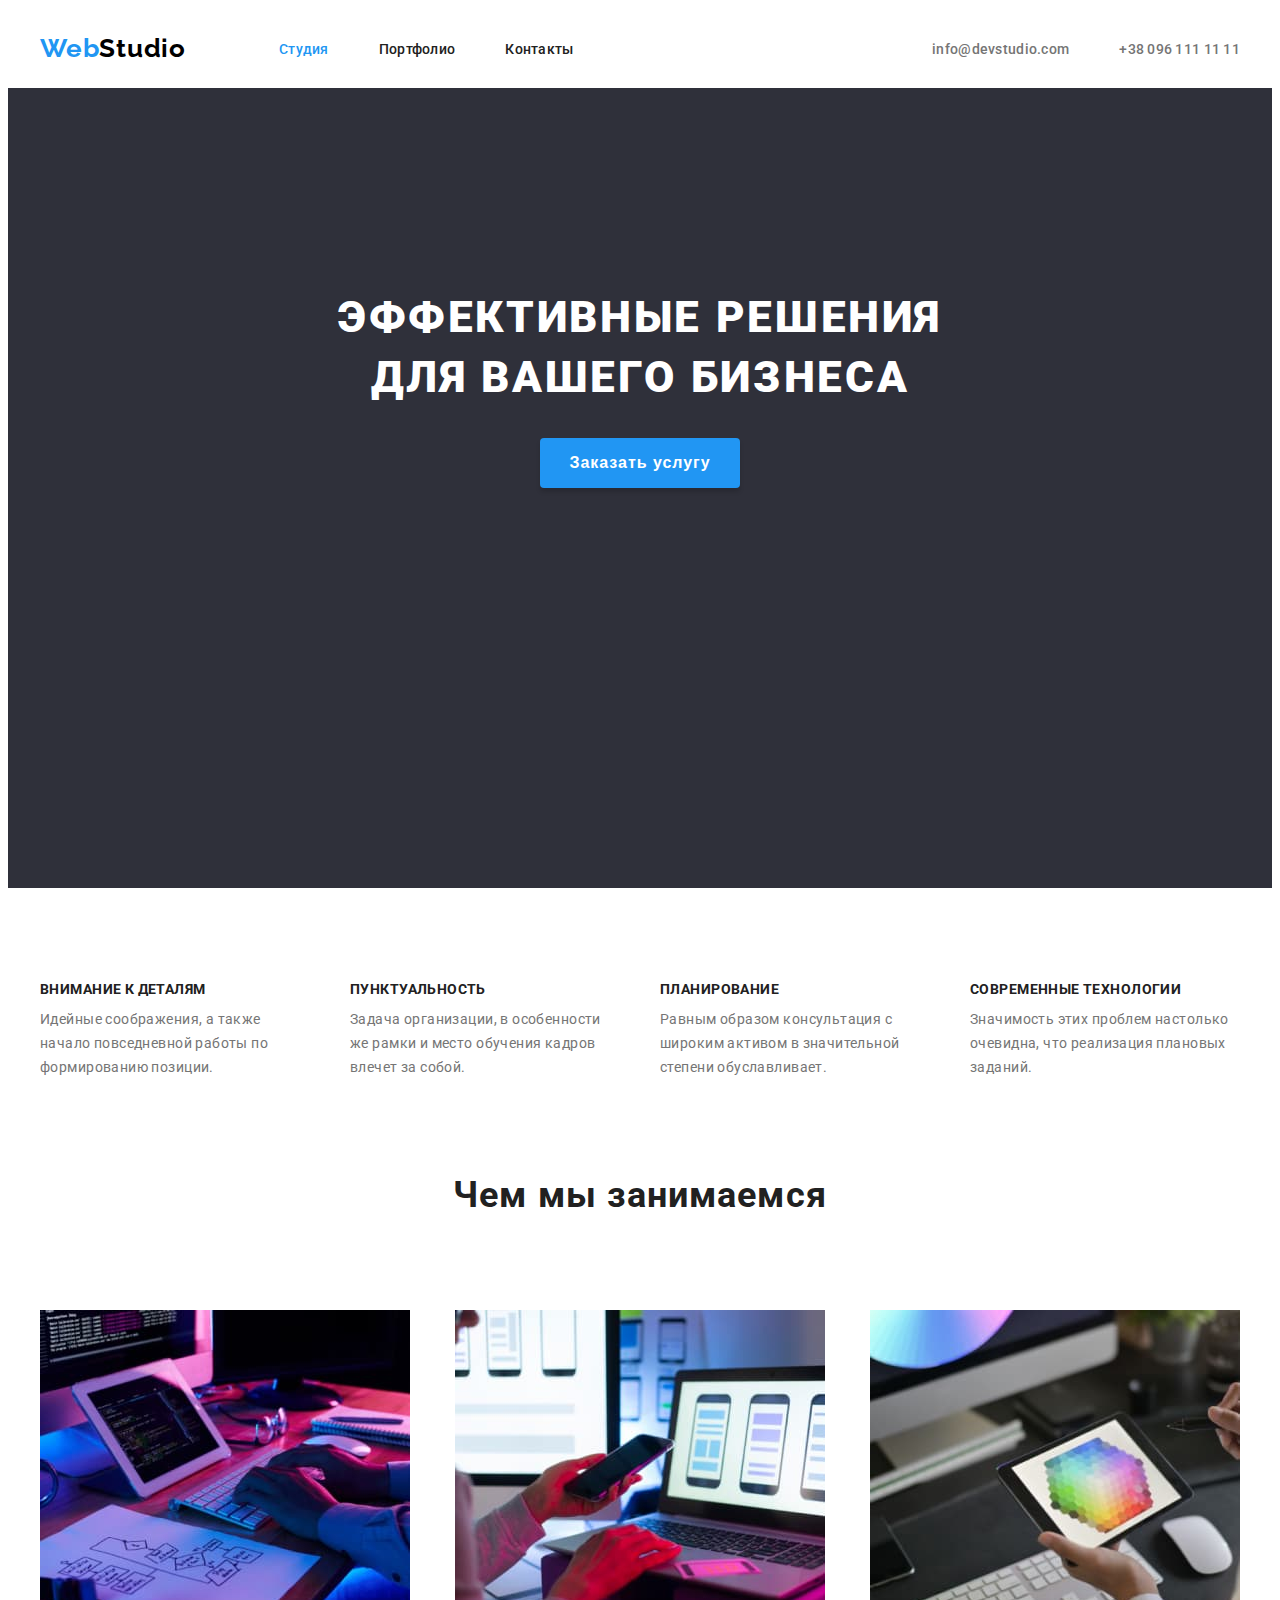
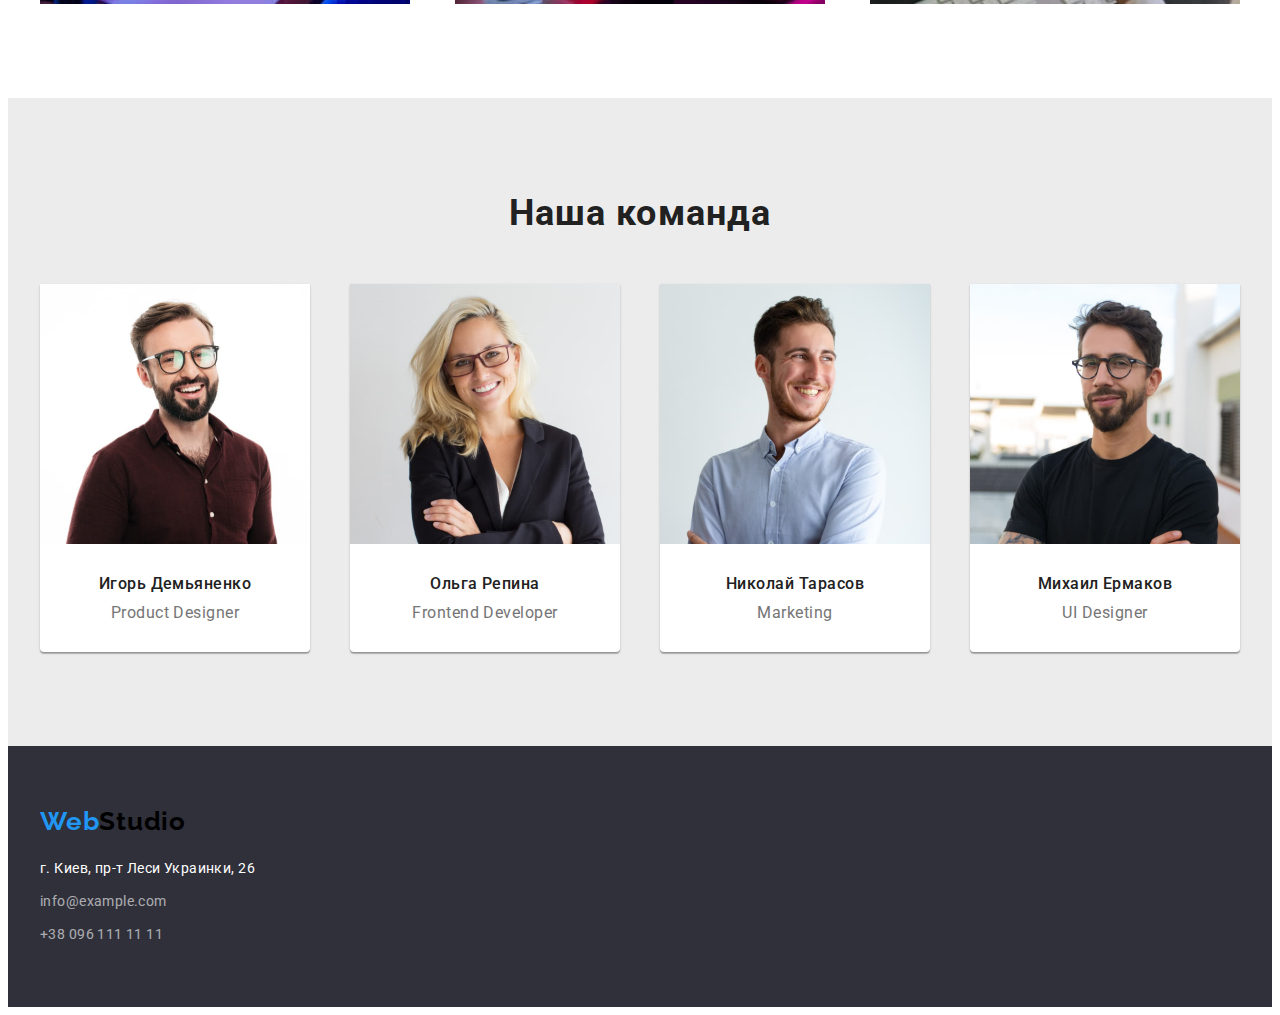
<file: index.html>
<!DOCTYPE html>
<html lang="ru">
  <head>
    <meta charset="UTF-8" />
    <meta http-equiv="X-UA-Compatible" content="IE=edge" />
    <meta name="viewport" content="width=device-width, initial-scale=1.0" />
    <title>Студия</title>
    <link
      rel="stylesheet"
      href="https://cdnjs.cloudflare.com/ajax/libs/modern-normalize/1.1.0/modern-normalize.min.css"
      integrity="sha512-wpPYUAdjBVSE4KJnH1VR1HeZfpl1ub8YT/NKx4PuQ5NmX2tKuGu6U/JRp5y+Y8XG2tV+wKQpNHVUX03MfMFn9Q=="
      crossorigin="anonymous"
      referrerpolicy="no-referrer"
    />
    <link rel="preconnect" href="https://fonts.googleapis.com" />
    <link rel="preconnect" href="https://fonts.gstatic.com" crossorigin />
    <link
      href="https://fonts.googleapis.com/css2?family=Raleway:wght@700&family=Roboto:wght@400;500;700;900&display=swap"
      rel="stylesheet"
    />
    <link rel="stylesheet" href="./css/styles.css" />
  </head>
  <body>
    <header class="page-header">
      <div class="container">
        <a href="./index.html" class="logo link"
          ><span class="logo-accent">Web</span>Studio</a
        >
        <nav class="main-nav">
          <ul class="list">
            <li class="item">
              <a href="./index.html" class="nav-link link current">Студия</a>
            </li>
            <li class="item">
              <a href="./portfolio.html" class="nav-link link">Портфолио</a>
            </li>
            <li class="item"><a href="#" class="nav-link link">Контакты</a></li>
          </ul>
        </nav>

        <ul class="contacts-nav list">
          <li class="item">
            <a href="mailto:info@devstudio.com" class="link"
              >info@devstudio.com</a
            >
          </li>
          <li class="item">
            <a href="tel:+380961111111" class="link">+38 096 111 11 11</a>
          </li>
        </ul>
      </div>
    </header>

    <main>
      <section class="hero">
        <div class="container">
          <h1 class="hero-title">Эффективные решения для вашего бизнеса</h1>
          <button type="button" class="button">Заказать услугу</button>
        </div>
      </section>

      <section class="section advantages">
        <div class="container">
          <h2 class="section-title advantages-header" hidden>
            Наши приемущества
          </h2>
          <ul class="list">
            <li class="item">
              <h3 class="section-title">Внимание к деталям</h3>
              <p class="description">
                Идейные соображения, а также начало повседневной работы по
                формированию позиции.
              </p>
            </li>
            <li class="item">
              <h3 class="section-title">Пунктуальность</h3>
              <p class="description">
                Задача организации, в особенности же рамки и место обучения
                кадров влечет за собой.
              </p>
            </li>
            <li class="item">
              <h3 class="section-title">Планирование</h3>
              <p class="description">
                Равным образом консультация с широким активом в значительной
                степени обуславливает.
              </p>
            </li>
            <li class="item">
              <h3 class="section-title">Современные технологии</h3>
              <p class="description">
                Значимость этих проблем настолько очевидна, что реализация
                плановых заданий.
              </p>
            </li>
          </ul>
        </div>
      </section>

      <section class="section about">
        <div class="container">
          <h2 class="section-title">Чем мы занимаемся</h2>
          <ul class="list">
            <li>
              <img
                src="./images/close-up-image-programer-working-his-desk-office.jpg"
                alt="Программист работает за рабочим местом"
                width="370"
              />
            </li>
            <li>
              <img
                src="./images/web-ui-designers-are-developing-application-smartphones-team-creators-is-working-interface-mobile-phones.jpg"
                alt="Дизайнеры разрабатывают дизайн приложения для смартфона"
                width="370"
              />
            </li>
            <li>
              <img
                src="./images/creative-artist-web-design-with-working-colour-selection-graphic-tablet.jpg"
                alt="Дизайнер работает с палитрой цветов на графическом планшете"
                width="370"
              />
            </li>
          </ul>
        </div>
      </section>

      <section class="section team">
        <div class="container">
          <h2 class="team-title section-title">Наша команда</h2>
          <ul class="list">
            <li class="team-card">
              <img
                src="./images/team-photo1.jpg"
                alt="Фото Игорь Демьяненко"
                width="270"
              />
              <h3 class="section-title">Игорь Демьяненко</h3>
              <p class="position">Product Designer</p>
            </li>
            <li class="team-card">
              <img
                src="./images/team-photo2.jpg"
                alt="Фото Ольга Репина"
                width="270"
              />
              <h3 class="section-title">Ольга Репина</h3>
              <p class="position">Frontend Developer</p>
            </li>
            <li class="team-card">
              <img
                src="./images/team-photo3.jpg"
                alt="Фото Николай Тарасов"
                width="270"
              />
              <h3 class="section-title">Николай Тарасов</h3>
              <p class="position">Marketing</p>
            </li>
            <li class="team-card">
              <img
                src="./images/team-photo4.jpg"
                alt="Фото Михаил Ермаков"
                width="270"
              />
              <h3 class="section-title">Михаил Ермаков</h3>
              <p class="position">UI Designer</p>
            </li>
          </ul>
        </div>
      </section>
    </main>

    <footer class="footer">
      <div class="container">
        <a href="./index.html" class="logo link"
          ><span class="logo-accent">Web</span>Studio</a
        >
        <address class="address">
          <ul class="list">
            <li class="item">г. Киев, пр-т Леси Украинки, 26</li>
            <li class="item">
              <a href="mailto:info@example.com" class="link"
                >info@example.com</a
              >
            </li>
            <li class="item">
              <a href="tel:+380961111111" class="link">+38 096 111 11 11</a>
            </li>
          </ul>
        </address>
      </div>
    </footer>
  </body>
</html>
</file>
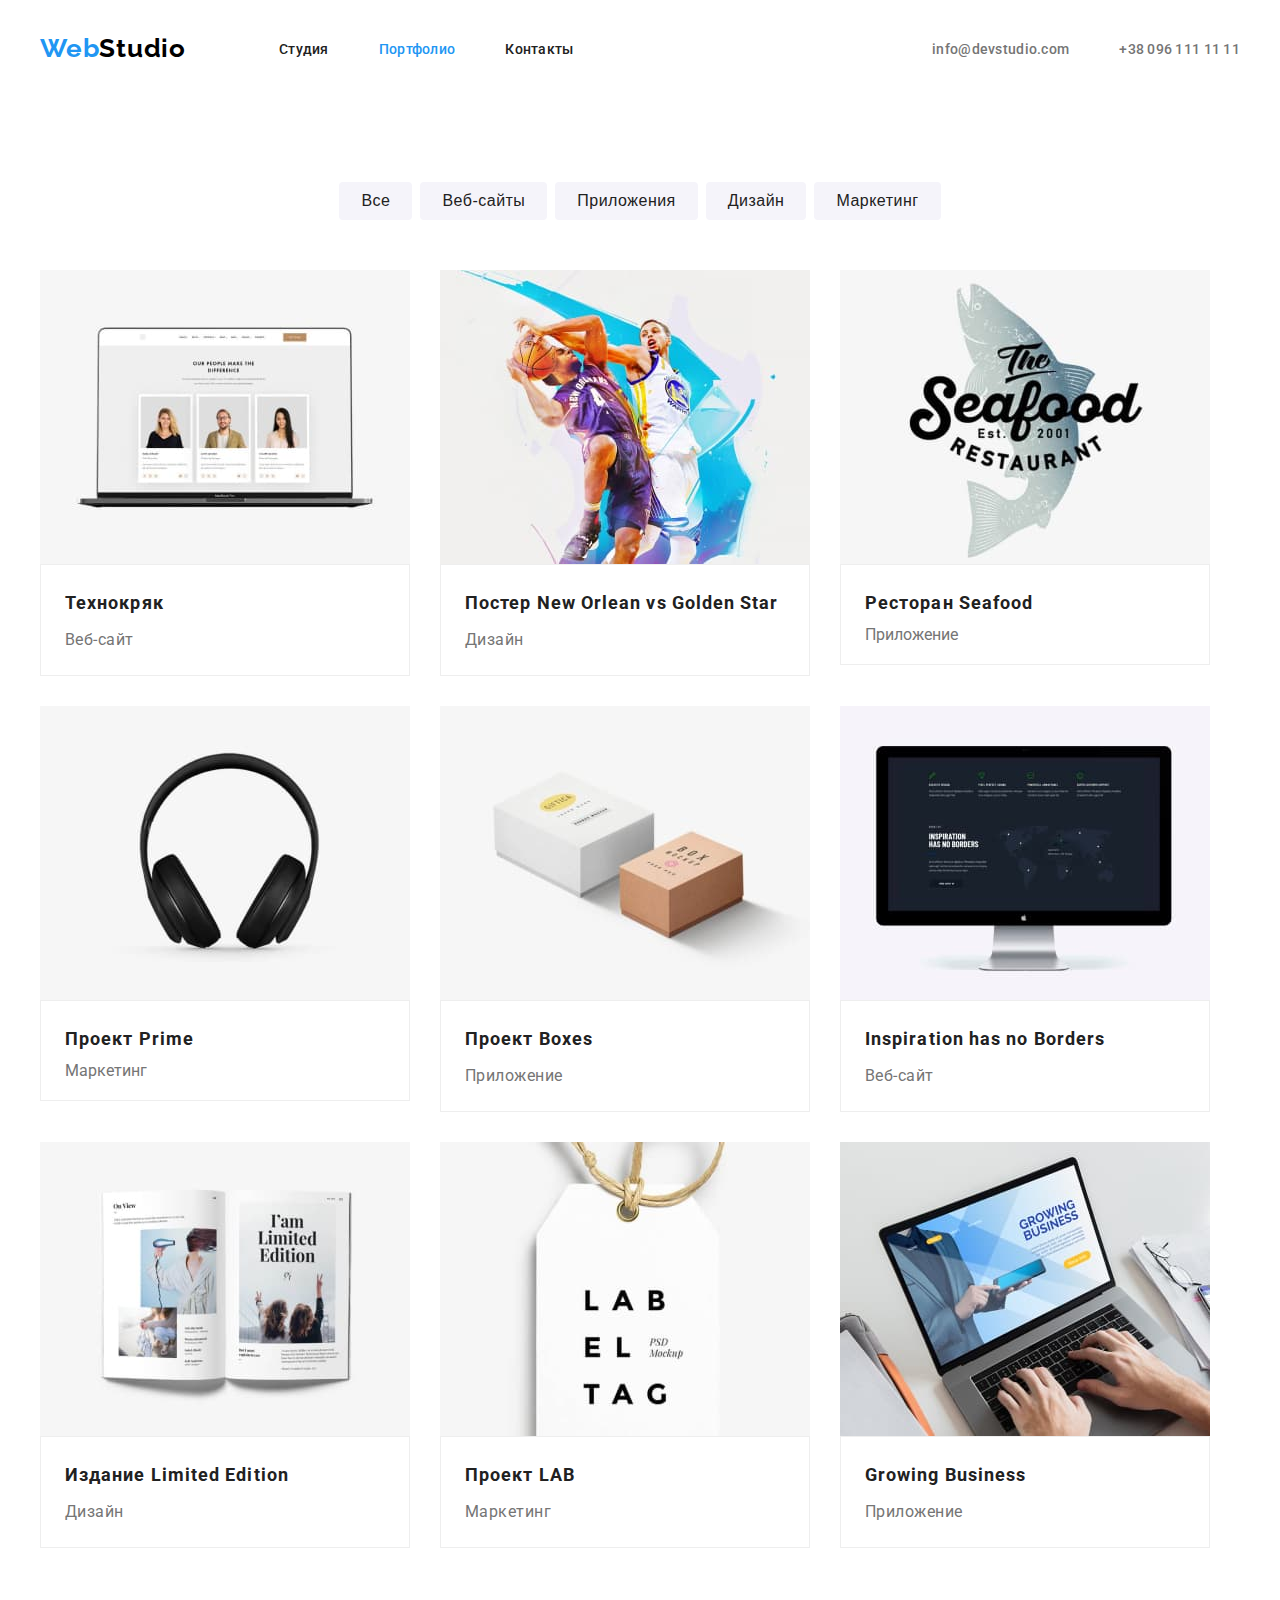
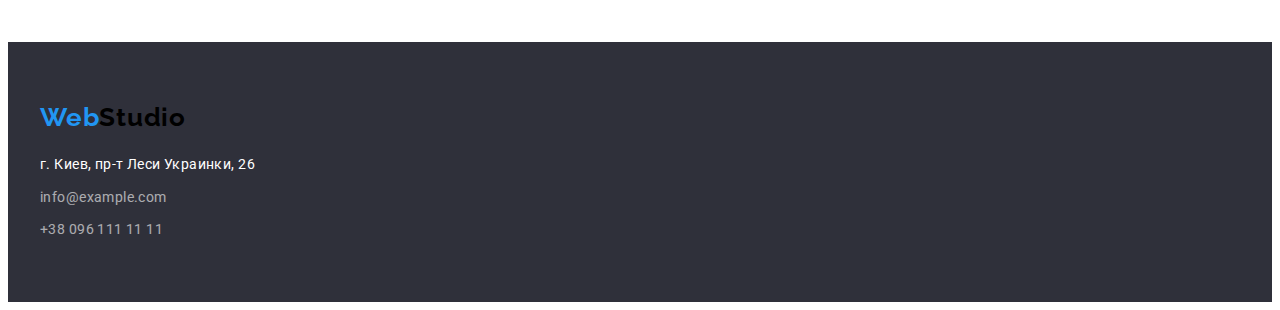
<file: portfolio.html>
<!DOCTYPE html>
<html lang="ru">
  <head>
    <meta charset="UTF-8" />
    <meta http-equiv="X-UA-Compatible" content="IE=edge" />
    <meta name="viewport" content="width=device-width, initial-scale=1.0" />
    <title>Portfolio</title>
    <link
      rel="stylesheet"
      href="https://cdnjs.cloudflare.com/ajax/libs/modern-normalize/1.1.0/modern-normalize.min.css"
      integrity="sha512-wpPYUAdjBVSE4KJnH1VR1HeZfpl1ub8YT/NKx4PuQ5NmX2tKuGu6U/JRp5y+Y8XG2tV+wKQpNHVUX03MfMFn9Q=="
      crossorigin="anonymous"
      referrerpolicy="no-referrer"
    />
    <link rel="preconnect" href="https://fonts.googleapis.com" />
    <link rel="preconnect" href="https://fonts.gstatic.com" crossorigin />
    <link
      href="https://fonts.googleapis.com/css2?family=Raleway:wght@700&family=Roboto:wght@400;500;700;900&display=swap"
      rel="stylesheet"
    />
    <link rel="stylesheet" href="./css/styles.css" />
  </head>
  <body>
    <header class="page-header">
      <div class="container">
        <a href="./index.html" class="logo link"
          ><span class="logo-accent">Web</span>Studio</a
        >
        <nav class="main-nav">
          <ul class="list">
            <li class="item">
              <a href="./index.html" class="nav-link link">Студия</a>
            </li>
            <li class="item">
              <a href="./portfolio.html" class="nav-link link current"
                >Портфолио</a
              >
            </li>
            <li class="item"><a href="#" class="nav-link link">Контакты</a></li>
          </ul>
        </nav>

        <ul class="contacts-nav list">
          <li class="item">
            <a href="mailto:info@devstudio.com" class="link"
              >info@devstudio.com</a
            >
          </li>
          <li class="item">
            <a href="tel:+380961111111" class="link">+38 096 111 11 11</a>
          </li>
        </ul>
      </div>
    </header>

    <main>
      <div class="container">
        <section class="portfolio section">
          <h1 class="section-title" hidden>Портофлио</h1>

          <ul class="list portfolio-filter">
            <li class="item">
              <button type="button" class="button button-filter">Все</button>
            </li>
            <li class="item">
              <button type="button" class="button button-filter">
                Веб-сайты
              </button>
            </li>
            <li class="item">
              <button type="button" class="button button-filter">
                Приложения
              </button>
            </li>
            <li class="item">
              <button type="button" class="button button-filter">Дизайн</button>
            </li>
            <li>
              <button type="button" class="button button-filter">
                Маркетинг
              </button>
            </li>
          </ul>

          <ul class="list portfolio-list">
            <li class="portfolio-card">
              <img
                src="./images/portfolio1.jpg"
                alt="Лаптом с открытым сайтом"
              />
              <div class="desc-wrapper">
                <h2 class="card-title">Технокряк</h2>
                <p class="description">Веб-сайт</p>
              </div>
            </li>
            <li class="portfolio-card">
              <img
                src="./images/portfolio2.jpg"
                alt="Рисунок баскетболистов за игрой"
                width="370"
              />
              <div class="desc-wrapper">
                <h2 class="card-title">Постер New Orlean vs Golden Star</h2>
                <p class="description">Дизайн</p>
              </div>
            </li>
            <li class="portfolio-card">
              <img
                src="./images/portfolio3.jpg"
                alt="Логотип ресторана Seafood"
                width="370"
              />
              <div class="desc-wrapper">
                <h2 class="card-title">Ресторан Seafood</h2>
                <p>Приложение</p>
              </div>
            </li>
            <li class="portfolio-card">
              <img src="./images/portfolio4.jpg" alt="Наушники" width="370" />
              <div class="desc-wrapper">
                <h2 class="card-title">Проект Prime</h2>
                <p>Маркетинг</p>
              </div>
            </li>
            <li class="portfolio-card">
              <img
                src="./images/portfolio5.jpg"
                alt="Две коробки"
                width="370"
              />
              <div class="desc-wrapper">
                <h2 class="card-title">Проект Boxes</h2>
                <p class="description">Приложение</p>
              </div>
            </li>
            <li class="portfolio-card">
              <img
                src="./images/portfolio6.jpg"
                alt="Монитор с изображением сайта на экране"
                width="370"
              />
              <div class="desc-wrapper">
                <h2 class="card-title">Inspiration has no Borders</h2>
                <p class="description">Веб-сайт</p>
              </div>
            </li>
            <li class="portfolio-card">
              <img
                src="./images/portfolio7.jpg"
                alt="Открытый журнал"
                width="370"
              />
              <div class="desc-wrapper">
                <h2 class="card-title">Издание Limited Edition</h2>
                <p class="description">Дизайн</p>
              </div>
            </li>
            <li class="portfolio-card">
              <img
                src="./images/portfolio8.jpg"
                alt="Бирка с надписью"
                width="370"
              />
              <div class="desc-wrapper">
                <h2 class="card-title">Проект LAB</h2>
                <p class="description">Маркетинг</p>
              </div>
            </li>
            <li class="portfolio-card">
              <img
                src="./images/portfolio9.jpg"
                alt="Открытый лаптоп с работающим приложением"
                width="370"
              />
              <div class="desc-wrapper">
                <h2 class="card-title">Growing Business</h2>
                <p class="description">Приложение</p>
              </div>
            </li>
          </ul>
        </section>
      </div>
    </main>

    <footer class="footer">
      <div class="container">
        <a href="./index.html" class="logo link"
          ><span class="logo-accent">Web</span>Studio</a
        >
        <address class="address">
          <ul class="list">
            <li class="item">г. Киев, пр-т Леси Украинки, 26</li>
            <li class="item">
              <a href="mailto:info@example.com" class="link"
                >info@example.com</a
              >
            </li>
            <li class="item">
              <a href="tel:+380961111111" class="link">+38 096 111 11 11</a>
            </li>
          </ul>
        </address>
      </div>
    </footer>
  </body>
</html>
</file>
<file: css/styles.css>
:root {
    --primary-text-color :#757575;
    --primary-logo-color:#000000;
    --title-text-color:#212121;
    --accent-color:#2196F3;
    --primary-white-color:#FFFFFF;
    --secondary-bg-color: #ECECEC;
    --footer-bg-color: #2F303A;
    --btn-filter-bg-color : #F5F4FA;
    --primary-brd-color:#EEEEEE;
}

body{
    background-color: var(--primary-white-color);
    color: var(--primary-text-color);
    font-family: 'Roboto', sans-serif;
}

h1, h2, h3, p {
    margin-top: 0;
    margin-bottom: 0;
}

/* Utility */
.container {
    width: 1200px;
    padding-right: 15px;
    padding-left: 15px;
    margin: 0 auto;
}

.list {
    padding: 0;
    margin: 0;
    list-style: none;
}

.link {
    text-decoration: none;

}

.section-title,
.card-title {
    color: var(--title-text-color);
}

/* Header */
.logo{
    color: var(--primary-logo-color);

    font-family: 'Raleway', sans-serif;
    font-weight: 700;
    font-size: 26px;
    line-height: 1.19;

    letter-spacing: 0.03em;
}

.logo > .logo-accent{
    color: var(--accent-color);
}

.page-header .container {
    display: flex;
    height: 80px;
    align-items: center;
}

.main-nav {
    margin-left: 93px;
}

.main-nav .list {
    display: flex;
}   

.main-nav .nav-link {
    padding: 32px 0;    

    color: var(--title-text-color);

    font-weight: 500;
    font-size: 14px;
    line-height: 1.14;
    letter-spacing: 0.02em;
}

.main-nav .item:not(:last-child) {
    margin-right: 50px;
}

.main-nav .nav-link:hover,
.main-nav .nav-link:focus {
    color: var(--accent-color);
}

.main-nav .nav-link.current {
    color: var(--accent-color);
}

.contacts-nav {
    display: flex;
    margin-left: auto;
}

.contacts-nav .item + .item {
    margin-left: 50px;
}

.contacts-nav .link {
    padding: 32px 0;

    color: var(--primary-text-color);

    font-weight: 500;
    font-size: 14px;
    line-height: 1.14;
    letter-spacing: 0.02em;
}

.contacts-nav .link:hover,
.contacts-nav .link:focus
{
    color: var(--accent-color);
}

/* Hero */

.hero {
    padding-top: 200px;
    height: 600px;

    background-color: var(--footer-bg-color);

    text-align: center;
}

.hero-title{
    margin-top: 0;
    margin-bottom: 30px;
    margin-right: auto;
    margin-left: auto;
    width: 696px;

    color: var(--primary-white-color);     

    font-weight: 900;
    font-size: 44px;
    line-height: 1.36;
    
    text-align: center;
    letter-spacing: 0.06em;
    text-transform: uppercase;
}

.hero .button {
    width: 200px;
    height: 50px;
    border: unset;
    box-shadow: 0px 4px 4px rgba(0, 0, 0, 0.15);
    border-radius: 4px;

    background-color: var(--accent-color);
    color: var(--primary-white-color);
    cursor: pointer;

    font-weight: bold;
    font-size: 16px;
    line-height: 1.87;
    letter-spacing: 0.06em;
}


/* Advantages */

.section.advantages {
    padding: 94px 0;
}

.advantages .list {
    display: flex;
    justify-content: space-between;
}

.advantages .item {
    width: 270px;
}

.advantages .section-title {
    margin-bottom: 10px;

    font-weight: 700;
    font-size: 14px;
    line-height: 1.14;
    letter-spacing: 0.03em;
    text-transform: uppercase;
}

.advantages .description {
   
    font-weight: 400;
    font-size: 14px;
    line-height: 1.71;
    letter-spacing: 0.03em;
}

/* About */
.about img {
    display: block;
}

.about .list {
    display: flex;
    justify-content: space-between;
    margin-bottom: 94px;
}

.about .section-title {
    margin-bottom: 94px;

    font-weight: 700;
    font-size: 36px;
    line-height: 1.17;
    text-align: center;
    letter-spacing: 0.03em;
}


/* Our Team */
.team {
    padding: 94px 0;

    background-color: var(--secondary-bg-color);
}

.team img {
    display: block;
}

.team-title {
    margin-bottom: 50px;

    font-weight: 700;
    font-size: 36px;
    line-height: 1.17;
    text-align: center;
    letter-spacing: 0.03em;
}

.team .list {
    display: flex;
    justify-content: space-between;
}

.team-card {
    width: 270px;
    /* height: 368px; */

    background-color: var(--primary-white-color);
    box-shadow: 0px 1px 3px rgba(0, 0, 0, 0.12), 0px 1px 1px rgba(0, 0, 0, 0.14), 0px 2px 1px rgba(0, 0, 0, 0.2);
    border-radius: 0px 0px 4px 4px;
}

.team-card > img {
    margin-bottom: 30px;
}

.team-card .section-title {
    margin-bottom: 10px;

    font-weight: 500;
    font-size: 16px;
    line-height: 1.19;
    text-align: center;
    letter-spacing: 0.03em;
}

.team-card .position {
    margin-bottom: 30px;

    font-weight: 400;
    font-size: 16px;
    line-height: 1.19;
    text-align: center;
    letter-spacing: 0.03em;
}

/* Footer */

.footer {
    padding: 60px 0;

    background-color: var(--footer-bg-color);
}

.footer .logo {
    display: inline-block;
    margin-bottom: 20px;

    font-weight: 700;
    font-size: 26px;
    line-height: 1.19;
    letter-spacing: 0.03em;
}

.address {
    color: var(--primary-white-color);

    font-style: normal;
    font-weight: 400;
    font-size: 14px;
    line-height: 1.71;
    letter-spacing: 0.03em;
}

.address .link {
    color: inherit;
    opacity: 0.6;
}

.address .item:not(:last-child) {
    margin-bottom: 9px;
}


/* Portfolio Page */

.portfolio {
    padding: 94px 0;
}

.portfolio-filter {
    display: flex;
    justify-content: center;
    margin-bottom: 50px;
}

.portfolio-filter .item:not(:last-child) {
    margin-right: 8px;
}

.button.button-filter{
    padding: 6px 22px;

    background-color: var(--btn-filter-bg-color);
    color: var(--title-text-color);
    cursor: pointer;
    border: unset;
    border-radius: 4px;

    font-weight: 500;
    font-size: 16px;
    line-height: 1.62;
    letter-spacing: 0.03em;
}

.button.button-filter:hover,
.button.button-filter:focus
{
    background-color: var(--accent-color);
    color: var(--primary-white-color);
}

.portfolio-list {
    display: flex;
    flex-wrap: wrap;
}

.portfolio img {
    display: block;
}

.portfolio-card {
    width: 370px;
    margin-right: 30px;
    margin-bottom: 30px;
}

.portfolio-card:nth-child(3n) {
    margin-right: 0;
}

.portfolio-card:nth-last-child(-n + 3) {
    margin-bottom: 0;
}

.portfolio .desc-wrapper {
    padding: 20px 24px;

    border: 1px solid var(--primary-brd-color);
}

.portfolio-card .card-title {
    margin-bottom: 4px;

    font-weight: 700;
    font-size: 18px;
    line-height: 2;
    letter-spacing: 0.06em;
}

.portfolio-card .description {
    font-weight: 400;
    font-size: 16px;
    line-height: 1.87;
    letter-spacing: 0.03em;
}
</file>
